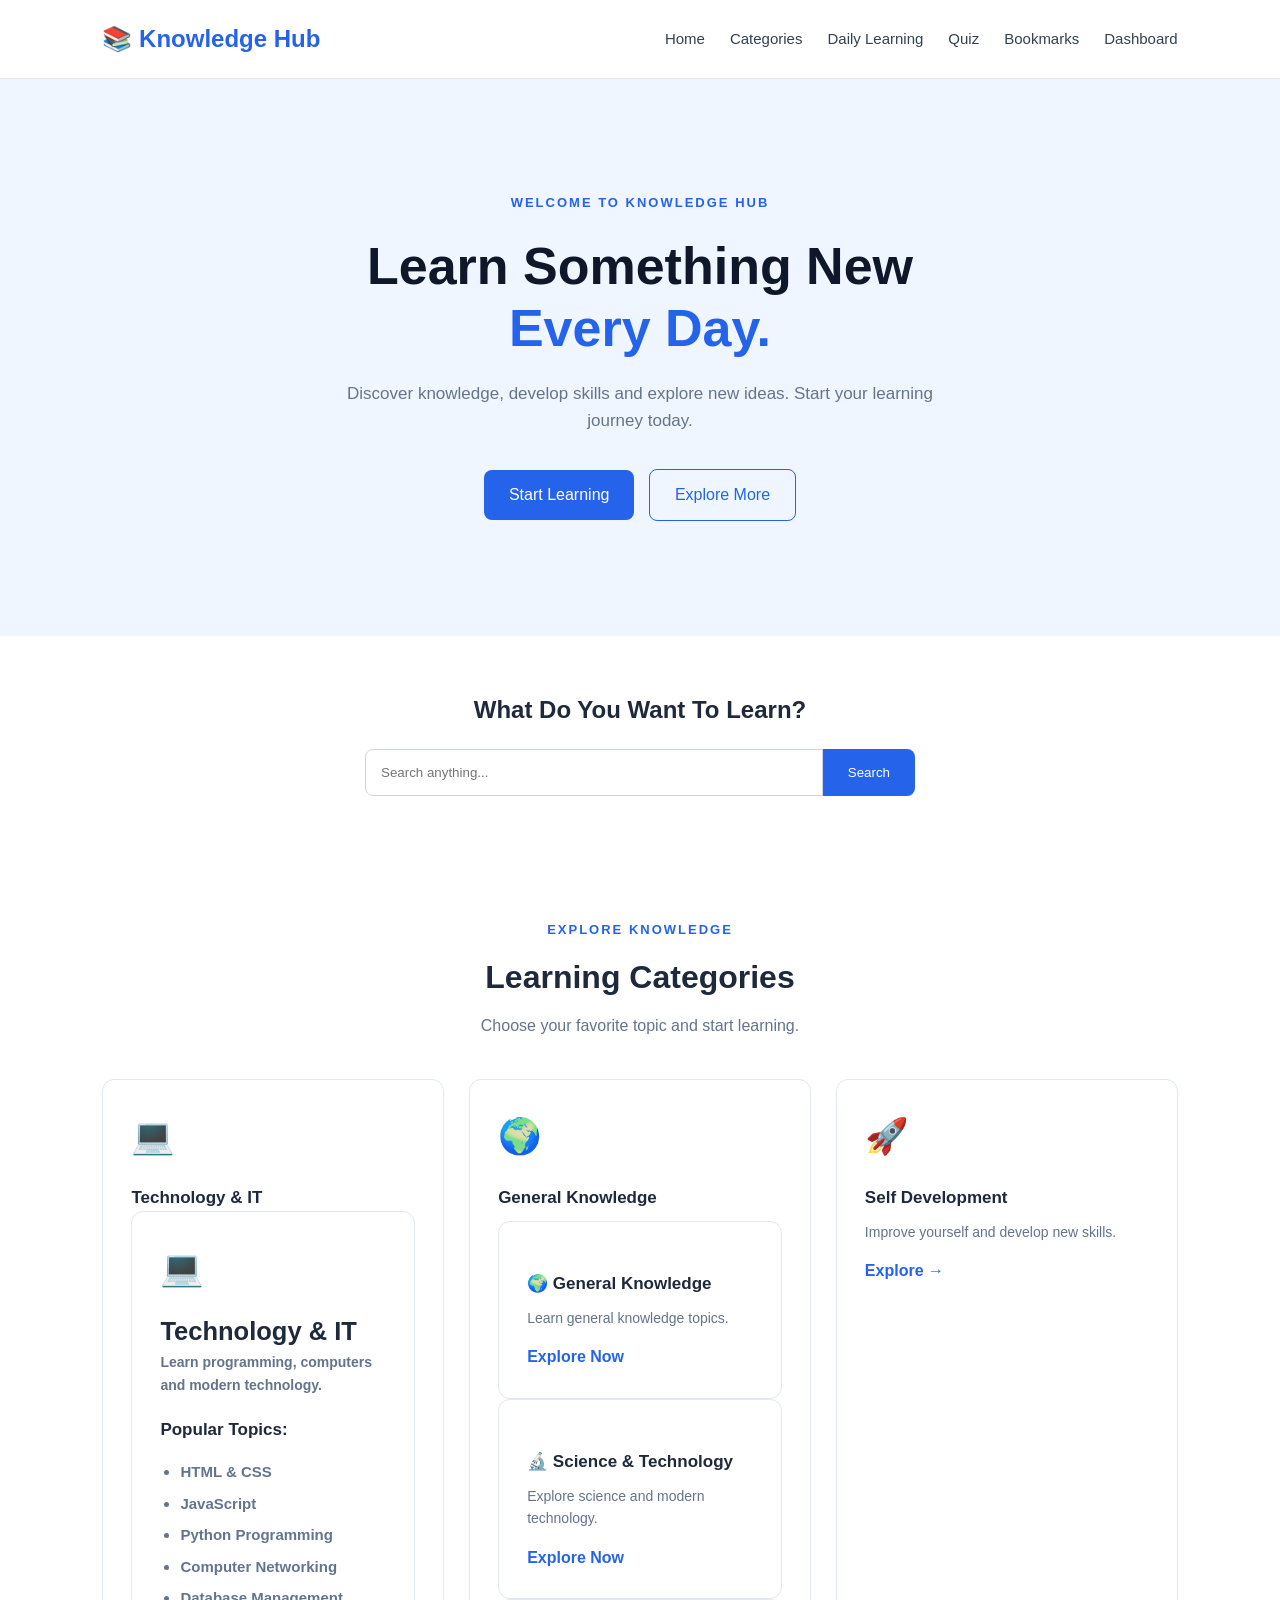
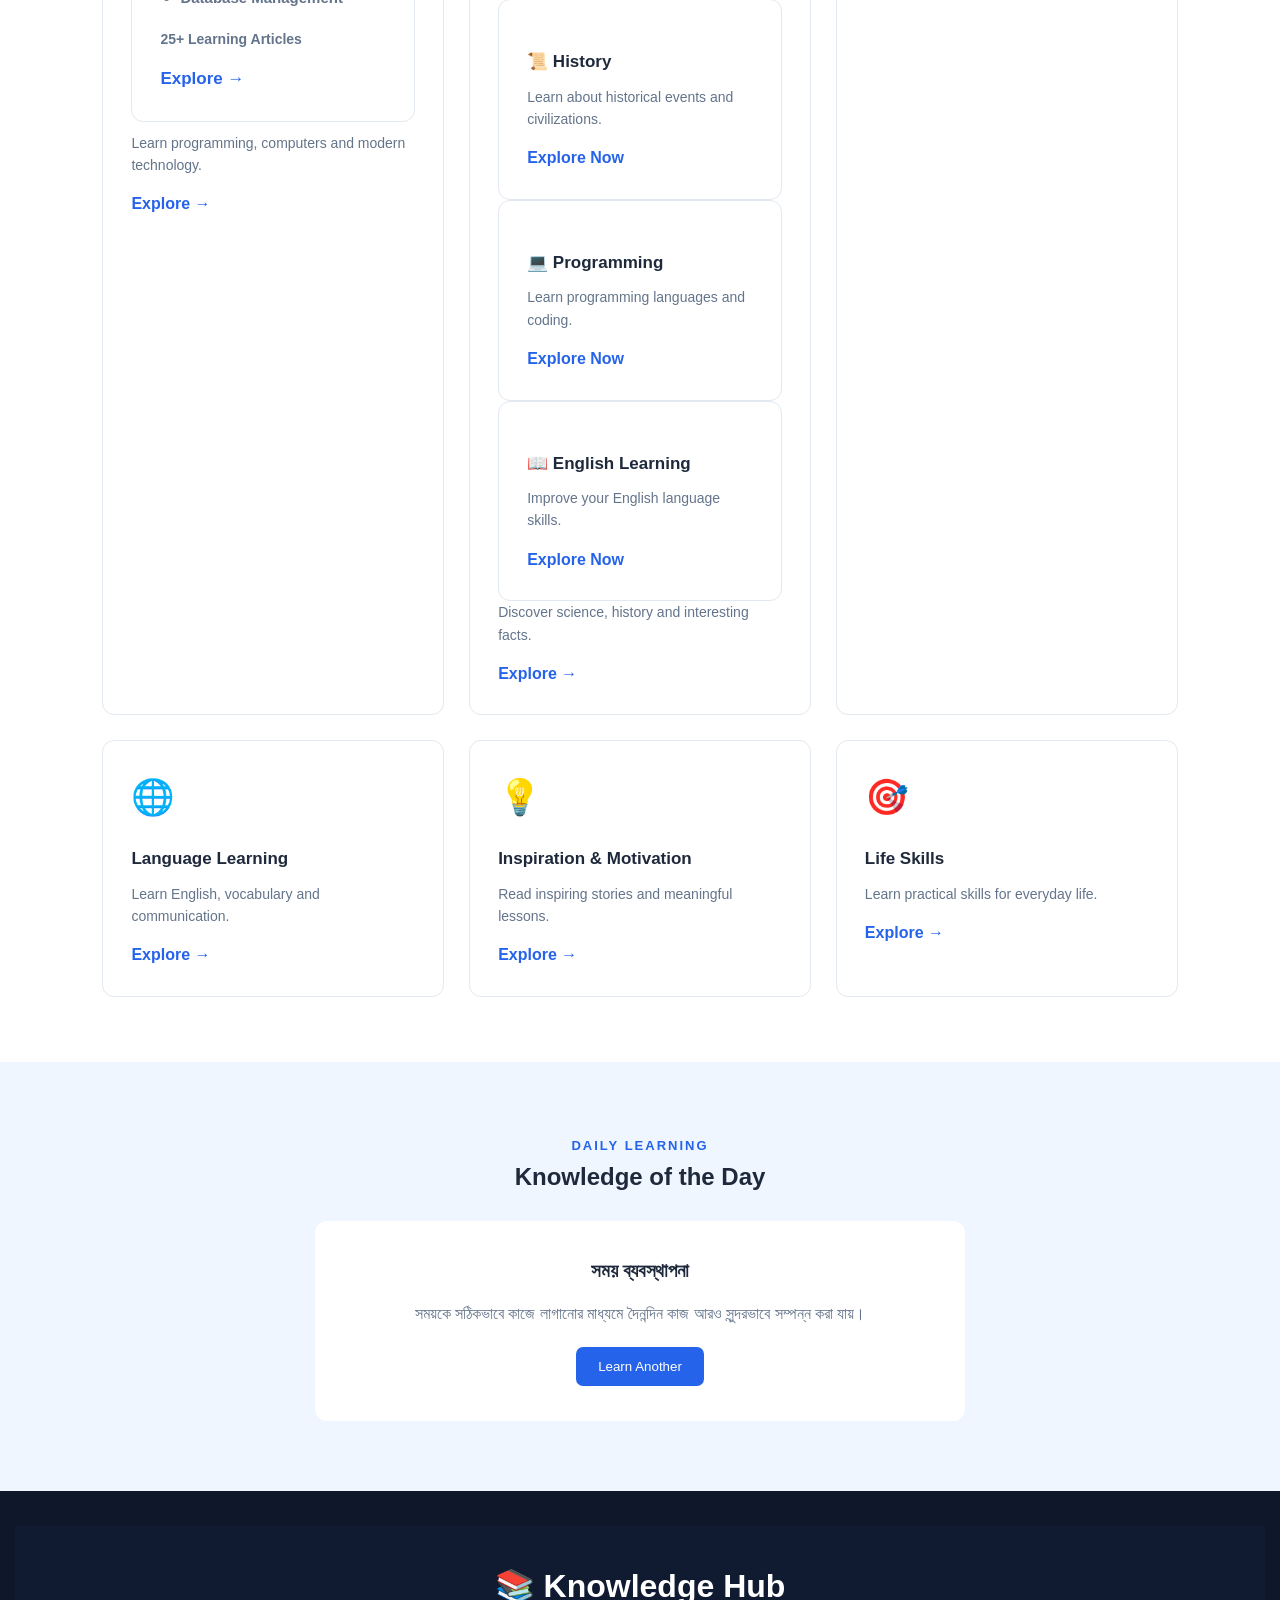
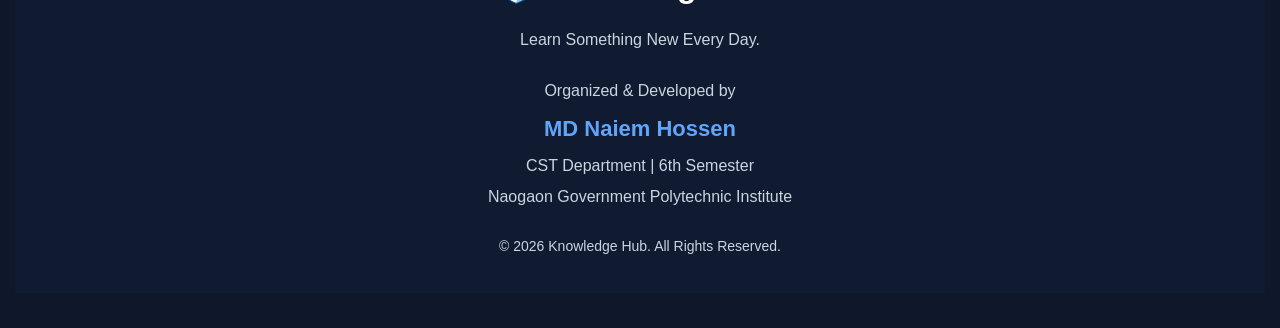
<file: index.html>
<!DOCTYPE html>
<html lang="bn">
<head>
    <meta charset="UTF-8">
    <meta name="viewport" content="width=device-width, initial-scale=1.0">
    <title>Knowledge Hub - Learn Every Day</title>
    <link rel="stylesheet" href="style.css">
</head>
<body>

    <!-- Navigation -->
    <header>
        <nav class="navbar">
            <a href="index.html" class="logo">
                <span>📚</span> Knowledge Hub
            </a>

            <ul class="nav-links">
                <li><a href="index.html">Home</a></li>
                <li><a href="#categories">Categories</a></li>
                <li><a href="#daily">Daily Learning</a></li>
                <li><a href="quiz.html">Quiz</a></li>
                <li><a href="pages/bookmarks.html">Bookmarks</a></li>
                <li><a href="dashboard.html"> Dashboard</a></li>
            </ul>
        </nav>
    </header>

    <!-- Hero Section -->
    <section class="hero">
        <div class="hero-content">
            <span class="tag">WELCOME TO KNOWLEDGE HUB</span>

            <h1>
                Learn Something New
                <span>Every Day.</span>
            </h1>

            <p>
                Discover knowledge, develop skills and explore
                new ideas. Start your learning journey today.
            </p>

            <div class="hero-buttons">
                <a href="#categories" class="btn primary">
                    Start Learning
                </a>

                <a href="#daily" class="btn secondary">
                    Explore More
                </a>
            </div>
        </div>
    </section>

    <!-- Search Section -->
    <section class="search-section">
        <h2>What Do You Want To Learn?</h2>

        <div class="search-box">
            <input
                type="text"
                id="searchInput"
                placeholder="Search anything..."
            >
            <button onclick="searchContent()">Search</button>
        </div>

        <p id="searchMessage"></p>
    </section>

    <!-- Categories -->
    <section class="categories section" id="categories">

        <div class="section-heading">
            <span>EXPLORE KNOWLEDGE</span>
            <h2>Learning Categories</h2>
            <p>Choose your favorite topic and start learning.</p>
        </div>

        <div class="category-grid">

            <div class="category-card" data-search="technology it programming computer">
                <div class="category-icon">💻</div>
                <h3>
                    Technology & IT

<div class="category-card" data-search="technology it programming computer">

    <div class="category-icon">💻</div>

    <h2>Technology & IT</h2>

    <p>
        Learn programming, computers and modern technology.
    </p>

    <h3>Popular Topics:</h3>

    <ul class="topic-list">
        <li>HTML & CSS</li>
        <li>JavaScript</li>
        <li>Python Programming</li>
        <li>Computer Networking</li>
        <li>Database Management</li>
    </ul>

    <p class="article-count">
        25+ Learning Articles
    </p>

    <a href="html-css.html">
        Explore →
    </a>

</div>


                </h3>
                <p>Learn programming, computers and modern technology.</p>
                <a href="pages/categories.html?category=technology">Explore →</a>
            </div>

            <div class="category-card" data-search="general knowledge science history">
                <div class="category-icon">🌍</div>
                <h3>General Knowledge</h3>

<!-- General Knowledge -->
<div class="category-card">
    <h3>🌍 General Knowledge</h3>
    <p>Learn general knowledge topics.</p>
    <a href="general-knowledge.html">Explore Now</a>
</div>

<!-- Science & Technology -->
<div class="category-card">
    <h3>🔬 Science & Technology</h3>
    <p>Explore science and modern technology.</p>
    <a href="science-technology.html">Explore Now</a>
</div>

<!-- History -->
<div class="category-card">
    <h3>📜 History</h3>
    <p>Learn about historical events and civilizations.</p>
    <a href="history.html">Explore Now</a>
</div>

<!-- Programming -->
<div class="category-card">
    <h3>💻 Programming</h3>
    <p>Learn programming languages and coding.</p>
    <a href="programming.html">Explore Now</a>
</div>

<!-- English Learning -->
<div class="category-card">
    <h3>📖 English Learning</h3>
    <p>Improve your English language skills.</p>
    <a href="english-learning.html">Explore Now</a>
</div>

                <p>Discover science, history and interesting facts.</p>
                <a href="pages/categories.html?category=general">Explore →</a>
            </div>

            <div class="category-card" data-search="self development skills success">
                <div class="category-icon">🚀</div>
                <h3>Self Development</h3>
                <p>Improve yourself and develop new skills.</p>
                <a href="pages/categories.html?category=self">Explore →</a>
            </div>

            <div class="category-card" data-search="language english grammar vocabulary">
                <div class="category-icon">🌐</div>
                <h3>Language Learning</h3>
                <p>Learn English, vocabulary and communication.</p>
                <a href="pages/categories.html?category=language">Explore →</a>
            </div>

            <div class="category-card" data-search="inspiration motivation stories">
                <div class="category-icon">💡</div>
                <h3>Inspiration & Motivation</h3>
                <p>Read inspiring stories and meaningful lessons.</p>
                <a href="pages/categories.html?category=inspiration">Explore →</a>
            </div>

            <div class="category-card" data-search="life skills career business">
                <div class="category-icon">🎯</div>
                <h3>Life Skills</h3>
                <p>Learn practical skills for everyday life.</p>
                <a href="pages/categories.html?category=life">Explore →</a>
            </div>

        </div>
    </section>

    <!-- Daily Learning -->
    <section class="daily-section" id="daily">
        <div class="daily-content">
            <span>DAILY LEARNING</span>
            <h2>Knowledge of the Day</h2>

            <div class="daily-card">
                <h3 id="dailyTitle">আজকের শিক্ষণীয় বিষয়</h3>
                <p id="dailyText">
                    প্রতিদিন নতুন কিছু শেখা আমাদের জ্ঞান ও দক্ষতা
                    বৃদ্ধিতে সাহায্য করে।
                </p>
                <button onclick="newLearning()">Learn Another</button>
            </div>
        </div>
    </section>

    <!-- Footer -->
    <footer>
        
<footer class="footer">
    <h2>📚 Knowledge Hub</h2>
    <p>Learn Something New Every Day.</p>

    <div class="creator-info">
        <p>Organized & Developed by</p>
        <h3>MD Naiem Hossen</h3>
        <p>CST Department | 6th Semester</p>
        <p>Naogaon Government Polytechnic Institute</p>
    </div>

    <p class="copyright">
        © 2026 Knowledge Hub. All Rights Reserved.
    </p>
</footer>

    </footer>

    <script src="script.js"></script>

</body>
</html>
</file>
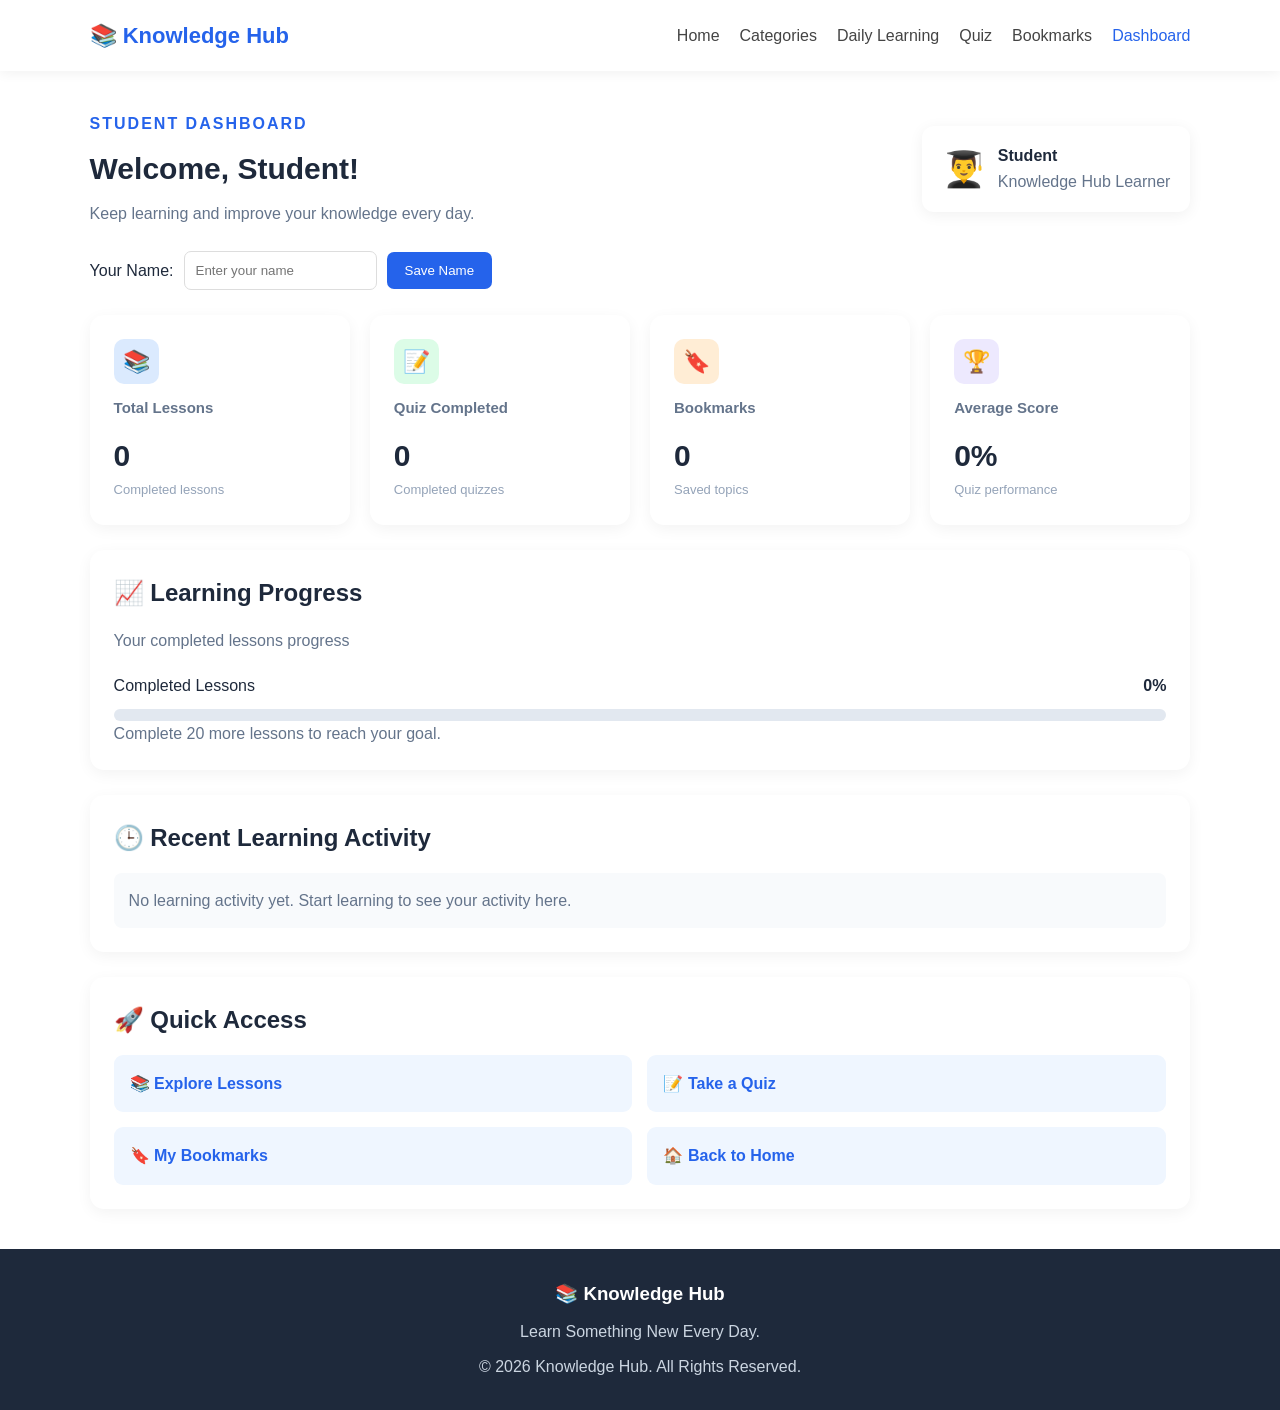
<file: dashboard.html>
<!DOCTYPE html>
<html lang="en">
<head>
    <meta charset="UTF-8">
    <meta name="viewport" content="width=device-width, initial-scale=1.0">
    <title>Student Dashboard | Knowledge Hub</title>

    <link rel="stylesheet" href="dashboard.css">
    <link rel="stylesheet" href="style.css">
</head>

<body>

    <!-- Navigation -->
    <header class="dashboard-header">
        <a href="index.html" class="logo">📚 Knowledge Hub</a>

        <nav>
            <a href="index.html">Home</a>
            <a href="index.html#categories">Categories</a>
            <a href="index.html#daily-learning">Daily Learning</a>
            <a href="index.html#quiz">Quiz</a>
            <a href="index.html#bookmarks">Bookmarks</a>
            <a href="dashboard.html" class="active">Dashboard</a>
        </nav>
    </header>

    <main class="dashboard-container">

        <!-- Welcome Section -->
        <section class="welcome-section">
            <div>
                <p class="small-title">STUDENT DASHBOARD</p>
                <h1>Welcome, <span id="studentName">Student</span>!</h1>
                <p>Keep learning and improve your knowledge every day.</p>
            </div>

            <div class="profile-box">
                <div class="profile-icon">👨‍🎓</div>
                <div>
                    <strong id="profileName">Student</strong>
                    <p>Knowledge Hub Learner</p>
                </div>
            </div>
        </section>

        <!-- Name Settings -->
        <section class="name-settings">
            <label for="nameInput">Your Name:</label>
            <input type="text" id="nameInput" placeholder="Enter your name">
            <button id="saveName">Save Name</button>
        </section>

        <!-- Statistics -->
        <section class="stats-grid">

            <div class="stat-card">
                <div class="stat-icon blue">📚</div>
                <h3>Total Lessons</h3>
                <h2 id="lessonCount">0</h2>
                <p>Completed lessons</p>
            </div>

            <div class="stat-card">
                <div class="stat-icon green">📝</div>
                <h3>Quiz Completed</h3>
                <h2 id="quizCount">0</h2>
                <p>Completed quizzes</p>
            </div>

            <div class="stat-card">
                <div class="stat-icon orange">🔖</div>
                <h3>Bookmarks</h3>
                <h2 id="bookmarkCount">0</h2>
                <p>Saved topics</p>
            </div>

            <div class="stat-card">
                <div class="stat-icon purple">🏆</div>
                <h3>Average Score</h3>
                <h2 id="averageScore">0%</h2>
                <p>Quiz performance</p>
            </div>

        </section>

        <!-- Learning Progress -->
        <section class="dashboard-card progress-section">
            <h2>📈 Learning Progress</h2>
            <p>Your completed lessons progress</p>

            <div class="progress-info">
                <span>Completed Lessons</span>
                <strong id="progressText">0%</strong>
            </div>

            <div class="progress-bar">
                <div id="progressFill"></div>
            </div>

            <p id="progressMessage">Start learning to track your progress!</p>
        </section>

        <!-- Recent Activity -->
        <section class="dashboard-card">
            <h2>🕒 Recent Learning Activity</h2>

            <div id="activityList" class="activity-list">
                <p class="empty-message">
                    No learning activity yet.
                    Start learning to see your activity here.
                </p>
            </div>
        </section>

        <!-- Quick Links -->
        <section class="dashboard-card">
            <h2>🚀 Quick Access</h2>

            <div class="quick-links">
                <a href="index.html#categories">📚 Explore Lessons</a>
                <a href="index.html#quiz">📝 Take a Quiz</a>
                <a href="index.html#bookmarks">🔖 My Bookmarks</a>
                <a href="index.html">🏠 Back to Home</a>
            </div>
        </section>

    </main>

    <footer class="dashboard-footer">
        <h3>📚 Knowledge Hub</h3>
        <p>Learn Something New Every Day.</p>
        <p>© 2026 Knowledge Hub. All Rights Reserved.</p>
    </footer>

    <script src="dashboard.js"></script>

</body>
</html>
</file>
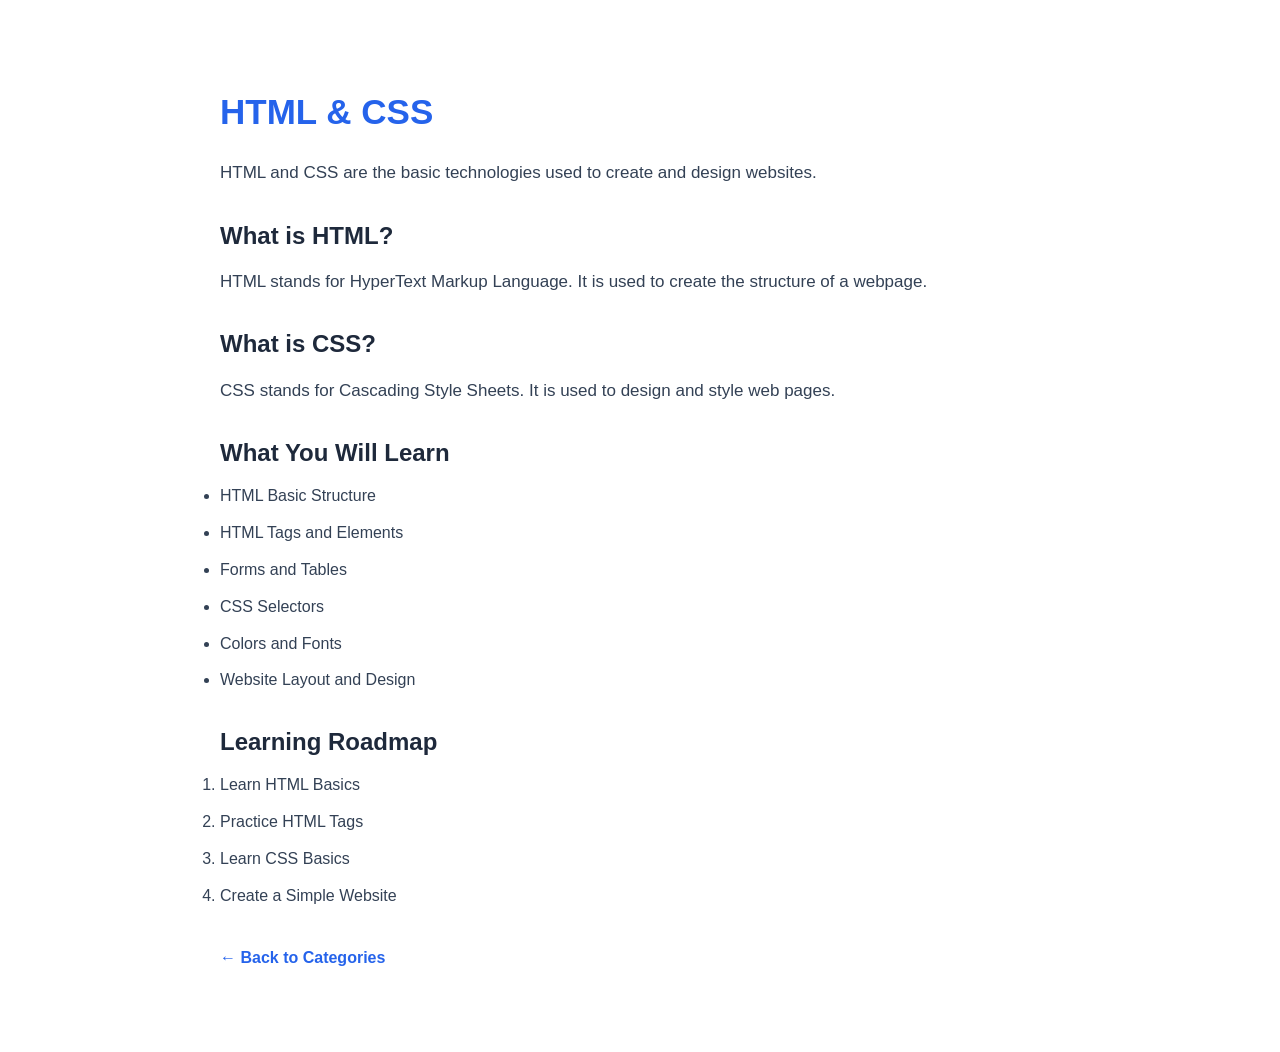
<file: html-css.html>
<!DOCTYPE html>
<html lang="en">
<head>
    <meta charset="UTF-8">
    <meta name="viewport" content="width=device-width, initial-scale=1.0">
    <title>HTML & CSS - Knowledge Hub</title>
    <link rel="stylesheet" href="style.css">
</head>

<body>

    <section class="skill-details">

        <h1>HTML & CSS</h1>

        <p>
            HTML and CSS are the basic technologies
            used to create and design websites.
        </p>

        <h2>What is HTML?</h2>
        <p>
            HTML stands for HyperText Markup Language.
            It is used to create the structure of a webpage.
        </p>

        <h2>What is CSS?</h2>
        <p>
            CSS stands for Cascading Style Sheets.
            It is used to design and style web pages.
        </p>

        <h2>What You Will Learn</h2>
        <ul>
            <li>HTML Basic Structure</li>
            <li>HTML Tags and Elements</li>
            <li>Forms and Tables</li>
            <li>CSS Selectors</li>
            <li>Colors and Fonts</li>
            <li>Website Layout and Design</li>
        </ul>

        <h2>Learning Roadmap</h2>
        <ol>
            <li>Learn HTML Basics</li>
            <li>Practice HTML Tags</li>
            <li>Learn CSS Basics</li>
            <li>Create a Simple Website</li>
        </ol>

        <a href="categories.html">← Back to Categories</a>

    </section>

</body>
</html>
</file>
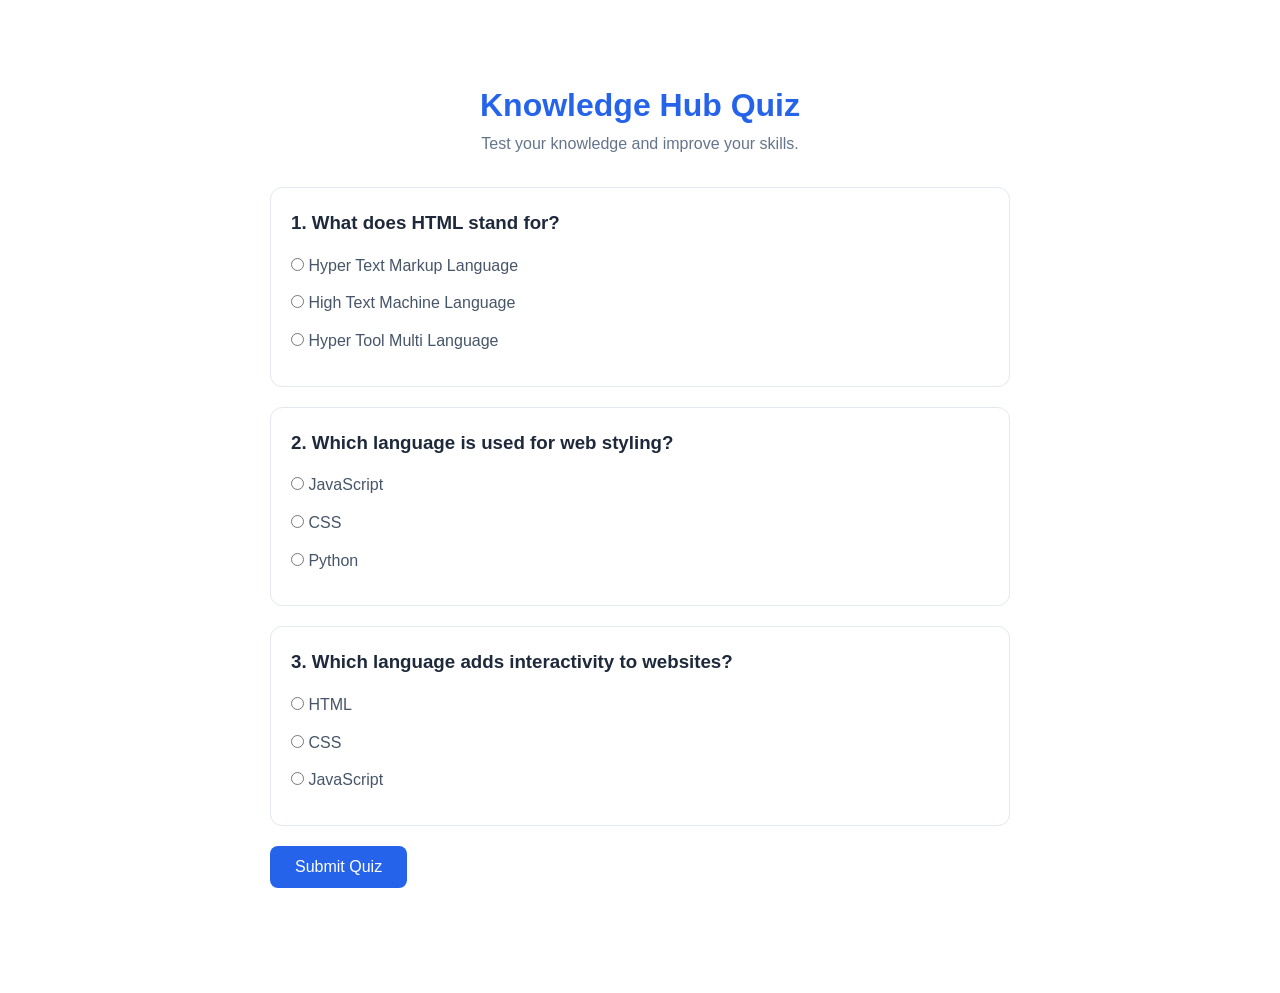
<file: quiz.html>
<!DOCTYPE html>
<html lang="en">
<head>
    <meta charset="UTF-8">
    <meta name="viewport" content="width=device-width, initial-scale=1.0">
    <title>Quiz - Knowledge Hub</title>

    <link rel="stylesheet" href="style.css">
</head>

<body>

    <div class="quiz-container">

        <h1>Knowledge Hub Quiz</h1>
        <p>Test your knowledge and improve your skills.</p>

        <form id="quizForm">

            <div class="question">
                <h3>1. What does HTML stand for?</h3>

                <label>
                    <input type="radio" name="q1" value="a">
                    Hyper Text Markup Language
                </label>

                <label>
                    <input type="radio" name="q1" value="b">
                    High Text Machine Language
                </label>

                <label>
                    <input type="radio" name="q1" value="c">
                    Hyper Tool Multi Language
                </label>
            </div>

            <div class="question">
                <h3>2. Which language is used for web styling?</h3>

                <label>
                    <input type="radio" name="q2" value="a">
                    JavaScript
                </label>

                <label>
                    <input type="radio" name="q2" value="b">
                    CSS
                </label>

                <label>
                    <input type="radio" name="q2" value="c">
                    Python
                </label>
            </div>

            <div class="question">
                <h3>3. Which language adds interactivity to websites?</h3>

                <label>
                    <input type="radio" name="q3" value="a">
                    HTML
                </label>

                <label>
                    <input type="radio" name="q3" value="b">
                    CSS
                </label>

                <label>
                    <input type="radio" name="q3" value="c">
                    JavaScript
                </label>
            </div>

            <button type="submit">Submit Quiz</button>

        </form>

        <h2 id="result"></h2>

    </div>

    <script src="quiz.js"></script>

</body>
</html>
</file>
<file: style.css>
/* Basic Setup */
* {
    margin: 0;
    padding: 0;
    box-sizing: border-box;
}

html {
    scroll-behavior: smooth;
}

body {
    font-family: Arial, sans-serif;
    background: #ffffff;
    color: #1e293b;
    line-height: 1.6;
}

/* Navigation */
.navbar {
    display: flex;
    justify-content: space-between;
    align-items: center;
    padding: 20px 8%;
    background: #ffffff;
    border-bottom: 1px solid #e5e7eb;
}

.logo {
    font-size: 24px;
    font-weight: bold;
    color: #2563eb;
    text-decoration: none;
}

.nav-links {
    display: flex;
    list-style: none;
    gap: 25px;
}

.nav-links a {
    text-decoration: none;
    color: #334155;
    font-size: 15px;
}

.nav-links a:hover {
    color: #2563eb;
}

/* Hero */
.hero {
    padding: 110px 8%;
    background: #eff6ff;
    text-align: center;
}

.tag,
.section-heading span,
.daily-content > span {
    color: #2563eb;
    font-weight: bold;
    letter-spacing: 2px;
    font-size: 13px;
}

.hero h1 {
    font-size: 52px;
    line-height: 1.2;
    margin: 20px 0;
    color: #0f172a;
}

.hero h1 span {
    display: block;
    color: #2563eb;
}

.hero p {
    max-width: 600px;
    margin: auto;
    color: #64748b;
    font-size: 17px;
}

.hero-buttons {
    margin-top: 30px;
}

.btn {
    display: inline-block;
    padding: 12px 25px;
    border-radius: 8px;
    text-decoration: none;
    margin: 5px;
}

.primary {
    background: #2563eb;
    color: white;
}

.secondary {
    border: 1px solid #2563eb;
    color: #2563eb;
}

/* Search */
.search-section {
    text-align: center;
    padding: 55px 15px;
}

.search-section h2 {
    margin-bottom: 20px;
}

.search-box {
    display: flex;
    max-width: 550px;
    margin: auto;
}

.search-box input {
    flex: 1;
    padding: 15px;
    border: 1px solid #cbd5e1;
    border-radius: 8px 0 0 8px;
    outline: none;
}

.search-box button {
    padding: 15px 25px;
    background: #2563eb;
    color: white;
    border: none;
    border-radius: 0 8px 8px 0;
    cursor: pointer;
}

/* Categories */
.section {
    padding: 65px 8%;
}

.section-heading {
    text-align: center;
    margin-bottom: 40px;
}

.section-heading h2 {
    font-size: 32px;
    margin: 10px 0;
}

.section-heading p {
    color: #64748b;
}

.category-grid {
    display: grid;
    grid-template-columns: repeat(3, 1fr);
    gap: 25px;
}

.category-card {
    padding: 28px;
    border: 1px solid #e2e8f0;
    border-radius: 12px;
    transition: 0.3s;
    background: white;
}

.category-card:hover {
    transform: translateY(-5px);
    box-shadow: 0 10px 25px rgba(0,0,0,0.07);
    border-color: #2563eb;
}

.category-icon {
    font-size: 35px;
    margin-bottom: 15px;
}

.category-card h3 {
    margin-bottom: 10px;
}

.category-card p {
    color: #64748b;
    font-size: 14px;
    margin-bottom: 15px;
}

.category-card a {
    color: #2563eb;
    font-weight: bold;
    text-decoration: none;
}

/* Daily Learning */
.daily-section {
    padding: 70px 8%;
    background: #eff6ff;
    text-align: center;
}

.daily-card {
    max-width: 650px;
    margin: 25px auto 0;
    padding: 35px;
    background: white;
    border-radius: 12px;
}

.daily-card h3 {
    margin-bottom: 15px;
}

.daily-card p {
    color: #64748b;
}

.daily-card button {
    margin-top: 20px;
    padding: 12px 22px;
    background: #2563eb;
    color: white;
    border: none;
    border-radius: 7px;
    cursor: pointer;
}

/* Footer */
footer {
    text-align: center;
    padding: 35px 15px;
    background: #0f172a;
    color: white;
}

footer p {
    color: #cbd5e1;
    margin-top: 8px;
}

/* Responsive Design */
@media (max-width: 768px) {

    .navbar {
        flex-direction: column;
        gap: 15px;
    }

    .nav-links {
        flex-wrap: wrap;
        justify-content: center;
        gap: 15px;
    }

    .hero {
        padding: 75px 5%;
    }

    .hero h1 {
        font-size: 36px;
    }

    .category-grid {
        grid-template-columns: repeat(2, 1fr);
    }
}

@media (max-width: 500px) {
    .category-grid {
        grid-template-columns: 1fr;
    }

    .hero h1 {
        font-size: 30px;
    }
}

.topic-list {
    margin: 15px 0;
    padding-left: 20px;
    color: #64748b;
    line-height: 1.9;
    font-size: 15px;
}

.topic-list li {
    margin-bottom: 3px;
}

.category-card h3 {
    font-size: 17px;
    margin-top: 20px;
    color: #1e293b;
}

.article-count {
    font-size: 14px;
    color: #2563eb;
    font-weight: 600;
    margin: 12px 0;
}

.category-card {
    transition: 0.3s ease;
}

.category-card:hover {
    transform: translateY(-5px);
    box-shadow: 0 10px 25px rgba(0,0,0,0.08);
}




.skill-details {
    max-width: 900px;
    margin: 50px auto;
    padding: 30px;
    line-height: 1.8;
    color: #334155;
}

.skill-details h1 {
    color: #2563eb;
    font-size: 35px;
    margin-bottom: 15px;
}

.skill-details h2 {
    color: #1e293b;
    margin-top: 25px;
}

.skill-details p {
    font-size: 17px;
    margin-top: 10px;
}

.skill-details li {
    margin: 8px 0;
}

.skill-details a {
    display: inline-block;
    margin-top: 25px;
    color: #2563eb;
    text-decoration: none;
    font-weight: bold;
}









.quiz-container {
    max-width: 800px;
    margin: 50px auto;
    padding: 30px;
}

.quiz-container h1 {
    color: #2563eb;
    text-align: center;
}

.quiz-container > p {
    text-align: center;
    color: #64748b;
    margin-bottom: 30px;
}

.question {
    background: #ffffff;
    border: 1px solid #e2e8f0;
    padding: 20px;
    margin-bottom: 20px;
    border-radius: 12px;
}

.question h3 {
    color: #1e293b;
    margin-bottom: 15px;
}

.question label {
    display: block;
    margin: 12px 0;
    color: #475569;
    cursor: pointer;
}

.quiz-container button {
    background: #2563eb;
    color: white;
    border: none;
    padding: 12px 25px;
    border-radius: 8px;
    cursor: pointer;
    font-size: 16px;
}

#result {
    margin-top: 25px;
    color: #16a34a;
}





/*footer*/

.footer {
    background: #101a30;
    color: #fff;
    text-align: center;
    padding: 35px 15px;
}

.footer h2 {
    font-size: 32px;
    margin-bottom: 15px;
}

.creator-info {
    margin: 25px 0;
    line-height: 1.7;
}

.creator-info h3 {
    color: #60a5fa;
    font-size: 22px;
    margin: 5px 0;
}

.creator-info p {
    margin: 4px 0;
}

.copyright {
    margin-top: 25px;
    font-size: 14px;
    color: #cbd5e1;
}
</file>
<file: dashboard.css>
/* Dashboard Main Style */

.dashboard-header {
    display: flex;
    justify-content: space-between;
    align-items: center;
    padding: 18px 7%;
    background: #ffffff;
    box-shadow: 0 2px 12px rgba(0,0,0,0.06);
    flex-wrap: wrap;
    gap: 15px;
}

.dashboard-header .logo {
    font-size: 22px;
    font-weight: bold;
    color: #2563eb;
    text-decoration: none;
}

.dashboard-header nav {
    display: flex;
    gap: 20px;
    flex-wrap: wrap;
}

.dashboard-header nav a {
    text-decoration: none;
    color: #444;
    font-weight: 500;
}

.dashboard-header nav a:hover,
.dashboard-header nav a.active {
    color: #2563eb;
}

.dashboard-container {
    width: 86%;
    max-width: 1200px;
    margin: 40px auto;
}

.welcome-section {
    display: flex;
    justify-content: space-between;
    align-items: center;
    gap: 20px;
    margin-bottom: 25px;
}

.welcome-section h1 {
    font-size: 30px;
    margin: 8px 0;
    color: #1e293b;
}

.welcome-section p {
    color: #64748b;
}

.small-title {
    color: #2563eb !important;
    font-weight: bold;
    letter-spacing: 2px;
}

.profile-box {
    display: flex;
    align-items: center;
    gap: 12px;
    background: white;
    padding: 15px 20px;
    border-radius: 12px;
    box-shadow: 0 3px 15px rgba(0,0,0,0.06);
}

.profile-icon {
    font-size: 35px;
}

.name-settings {
    display: flex;
    align-items: center;
    gap: 10px;
    flex-wrap: wrap;
    margin-bottom: 25px;
}

.name-settings input {
    padding: 11px;
    border: 1px solid #ddd;
    border-radius: 7px;
}

.name-settings button {
    background: #2563eb;
    color: white;
    border: none;
    padding: 11px 18px;
    border-radius: 7px;
    cursor: pointer;
}

.stats-grid {
    display: grid;
    grid-template-columns: repeat(4, 1fr);
    gap: 20px;
    margin-bottom: 25px;
}

.stat-card,
.dashboard-card {
    background: #fff;
    padding: 24px;
    border-radius: 14px;
    box-shadow: 0 4px 15px rgba(0,0,0,0.05);
}

.stat-card h3 {
    font-size: 15px;
    color: #64748b;
    margin: 12px 0;
}

.stat-card h2 {
    font-size: 30px;
    color: #1e293b;
}

.stat-card p {
    color: #94a3b8;
    font-size: 13px;
}

.stat-icon {
    width: 45px;
    height: 45px;
    display: grid;
    place-items: center;
    border-radius: 10px;
    font-size: 22px;
}

.blue { background: #dbeafe; }
.green { background: #dcfce7; }
.orange { background: #ffedd5; }
.purple { background: #ede9fe; }

.dashboard-card {
    margin-bottom: 25px;
}

.dashboard-card h2 {
    color: #1e293b;
    margin-bottom: 15px;
}

.dashboard-card p {
    color: #64748b;
}

.progress-info {
    display: flex;
    justify-content: space-between;
    margin: 20px 0 10px;
}

.progress-bar {
    height: 12px;
    background: #e2e8f0;
    border-radius: 20px;
    overflow: hidden;
}

#progressFill {
    height: 100%;
    width: 0%;
    background: #2563eb;
    border-radius: 20px;
    transition: width 0.5s;
}

.activity-list {
    display: flex;
    flex-direction: column;
    gap: 12px;
}

.activity-item {
    padding: 14px;
    background: #f8fafc;
    border-radius: 9px;
    border-left: 4px solid #2563eb;
}

.activity-item strong {
    color: #334155;
}

.activity-item small {
    display: block;
    margin-top: 5px;
    color: #94a3b8;
}

.empty-message {
    padding: 15px;
    background: #f8fafc;
    border-radius: 8px;
}

.quick-links {
    display: grid;
    grid-template-columns: repeat(2, 1fr);
    gap: 15px;
}

.quick-links a {
    padding: 16px;
    background: #eff6ff;
    color: #2563eb;
    border-radius: 9px;
    text-decoration: none;
    font-weight: 600;
}

.quick-links a:hover {
    background: #dbeafe;
}

.dashboard-footer {
    text-align: center;
    background: #1e293b;
    color: white;
    padding: 30px 15px;
}

.dashboard-footer p {
    color: #cbd5e1;
    margin-top: 10px;
}

/* Responsive Design */

@media (max-width: 900px) {
    .stats-grid {
        grid-template-columns: repeat(2, 1fr);
    }
}

@media (max-width: 600px) {
    .dashboard-container {
        width: 92%;
    }

    .dashboard-header {
        padding: 15px 4%;
    }

    .dashboard-header nav {
        gap: 12px;
        font-size: 13px;
    }

    .welcome-section {
        flex-direction: column;
        align-items: flex-start;
    }

    .welcome-section h1 {
        font-size: 24px;
    }

    .stats-grid {
        grid-template-columns: 1fr;
    }

    .quick-links {
        grid-template-columns: 1fr;
    }
}
</file>
